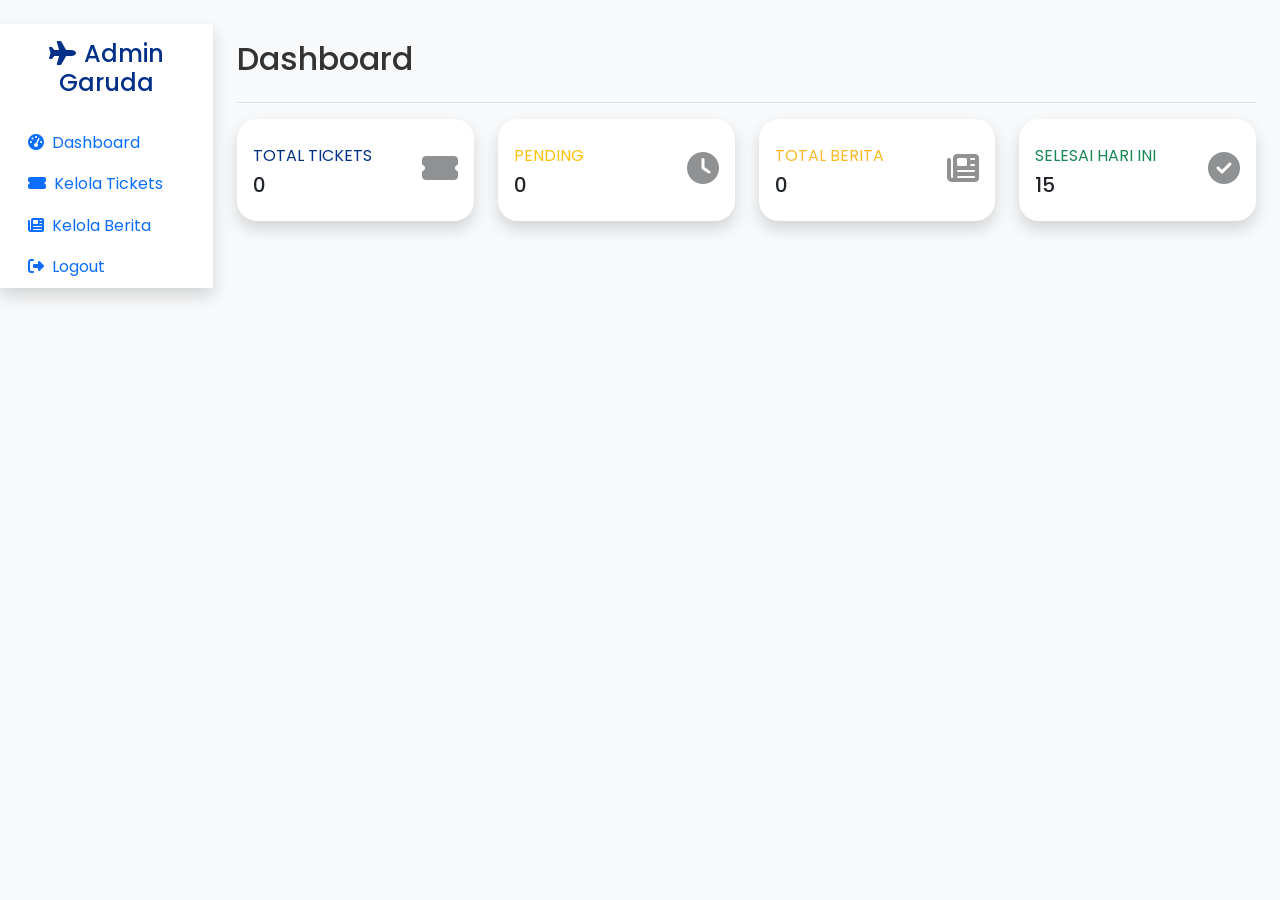
<file: admin.html>
<!DOCTYPE html>
<html lang="id">
<head>
  <meta charset="UTF-8">
  <meta name="viewport" content="width=device-width, initial-scale=1.0">
  <title>Admin Dashboard - Garuda Indonesia</title>
  <link href="https://cdn.jsdelivr.net/npm/bootstrap@5.3.3/dist/css/bootstrap.min.css" rel="stylesheet">
  <link href="https://cdnjs.cloudflare.com/ajax/libs/font-awesome/6.4.0/css/all.min.css" rel="stylesheet">
  <link href="https://fonts.googleapis.com/css2?family=Poppins:wght@300;400;500;600;700&display=swap" rel="stylesheet">
  <link rel="stylesheet" href="style.css">
</head>
<body class="bg-light">
  <div class="container-fluid py-4">
    <div class="row">
      <!-- Sidebar -->
      <nav id="sidebar" class="col-md-3 col-lg-2 d-md-block bg-white sidebar shadow">
        <div class="position-sticky pt-3">
          <h4 class="text-center mb-4 text-garuda-blue">
            <i class="fas fa-plane me-2"></i>Admin Garuda
          </h4>
          <ul class="nav flex-column">
            <li class="nav-item">
              <a class="nav-link active" href="#" onclick="showSection('dashboard')"><i class="fas fa-tachometer-alt me-2"></i>Dashboard</a>
            </li>
            <li class="nav-item">
              <a class="nav-link" href="#" onclick="showSection('tickets')"><i class="fas fa-ticket-alt me-2"></i>Kelola Tickets</a>
            </li>
            <li class="nav-item">
              <a class="nav-link" href="#" onclick="showSection('berita')"><i class="fas fa-newspaper me-2"></i>Kelola Berita</a>
            </li>
            <li class="nav-item">
              <a class="nav-link" href="#" onclick="logoutAdmin()"><i class="fas fa-sign-out-alt me-2"></i>Logout</a>
            </li>
          </ul>
        </div>
      </nav>

      <!-- Main Content -->
      <main class="col-md-9 ms-sm-auto col-lg-10 px-md-4">
        <div class="d-flex justify-content-between align-items-center pt-3 pb-3 mb-3 border-bottom">
          <h1 class="h2" id="pageTitle">Dashboard</h1>
        </div>

        <!-- Dashboard Stats -->
        <div id="dashboard" class="row mb-4">
          <div class="col-xl-3 col-md-6 mb-4">
            <div class="card border-start-garuda-blue shadow h-100 py-2">
              <div class="card-body">
                <div class="row align-items-center">
                  <div class="col">
                    <div class="text-xs font-weight-bold text-garuda-blue text-uppercase mb-1">Total Tickets</div>
                    <div class="h5 mb-0 font-weight-bold" id="totalTickets">0</div>
                  </div>
                  <div class="col-auto"><i class="fas fa-ticket-alt fa-2x opacity-50"></i></div>
                </div>
              </div>
            </div>
          </div>
          <div class="col-xl-3 col-md-6 mb-4">
            <div class="card border-start-warning shadow h-100 py-2">
              <div class="card-body">
                <div class="row align-items-center">
                  <div class="col">
                    <div class="text-xs font-weight-bold text-warning text-uppercase mb-1">Pending</div>
                    <div class="h5 mb-0 font-weight-bold" id="pendingTickets">0</div>
                  </div>
                  <div class="col-auto"><i class="fas fa-clock fa-2x opacity-50"></i></div>
                </div>
              </div>
            </div>
          </div>
          <div class="col-xl-3 col-md-6 mb-4">
            <div class="card border-start-garuda-orange shadow h-100 py-2">
              <div class="card-body">
                <div class="row align-items-center">
                  <div class="col">
                    <div class="text-xs font-weight-bold text-garuda-orange text-uppercase mb-1">Total Berita</div>
                    <div class="h5 mb-0 font-weight-bold" id="totalBerita">0</div>
                  </div>
                  <div class="col-auto"><i class="fas fa-newspaper fa-2x opacity-50"></i></div>
                </div>
              </div>
            </div>
          </div>
          <div class="col-xl-3 col-md-6 mb-4">
            <div class="card border-start-success shadow h-100 py-2">
              <div class="card-body">
                <div class="row align-items-center">
                  <div class="col">
                    <div class="text-xs font-weight-bold text-success text-uppercase mb-1">Selesai Hari Ini</div>
                    <div class="h5 mb-0 font-weight-bold">15</div>
                  </div>
                  <div class="col-auto"><i class="fas fa-check-circle fa-2x opacity-50"></i></div>
                </div>
              </div>
            </div>
          </div>
        </div>

        <!-- Tickets Management -->
        <div id="tickets" class="card mb-4 shadow" style="display:none;">
          <div class="card-header py-3 bg-garuda-blue text-white">
            <h6 class="m-0 font-weight-bold">Kelola Tickets Penumpang</h6>
          </div>
          <div class="card-body">
            <div class="table-responsive">
              <table class="table table-hover">
                <thead>
                  <tr><th>ID</th><th>Penumpang</th><th>HP</th><th>Masalah</th><th>Status</th><th>Tanggal</th><th>Action</th></tr>
                </thead>
                <tbody id="ticketTable"></tbody>
              </table>
            </div>
          </div>
        </div>

        <!-- Berita Management -->
        <div id="berita" class="card mb-4 shadow" style="display:none;">
          <div class="card-header py-3 d-flex justify-content-between bg-garuda-orange text-dark">
            <h6 class="m-0 font-weight-bold">Kelola Berita & Pengumuman</h6>
            <button class="btn btn-dark btn-sm" onclick="toggleBeritaForm()">
              <i class="fas fa-plus me-1"></i>Tambah Berita
            </button>
          </div>
          <div class="card-body">
            <form id="addBeritaForm" style="display:none;" class="mb-4 p-3 border rounded">
              <div class="row g-3">
                <div class="col-md-6">
                  <input type="text" class="form-control" name="title" placeholder="Judul Berita" required>
                </div>
                <div class="col-md-6">
                  <input type="date" class="form-control" name="date" required>
                </div>
                <div class="col-12">
                  <textarea class="form-control" name="excerpt" rows="2" placeholder="Excerpt singkat" required></textarea>
                </div>
                <div class="col-md-8">
                  <input type="url" class="form-control" name="img" placeholder="Image URL (optional)">
                </div>
                <div class="col-md-4">
                  <button type="submit" class="btn btn-success w-100">Simpan Berita</button>
                </div>
              </div>
            </form>
            <div class="table-responsive">
              <table class="table table-hover">
                <thead><tr><th>Judul</th><th>Tanggal</th><th>Action</th></tr></thead>
                <tbody id="beritaTable"></tbody>
              </table>
            </div>
          </div>
        </div>
      </main>
    </div>
  </div>

  <script src="https://cdn.jsdelivr.net/npm/bootstrap@5.3.3/dist/js/bootstrap.bundle.min.js"></script>
  <script src="script.js"></script>
  <script>
    // Form handlers
    document.getElementById('addBeritaForm').addEventListener('submit', (e) => {
      e.preventDefault();
      addBerita(e.target);
    });
  </script>
</body>
</html>
</file>
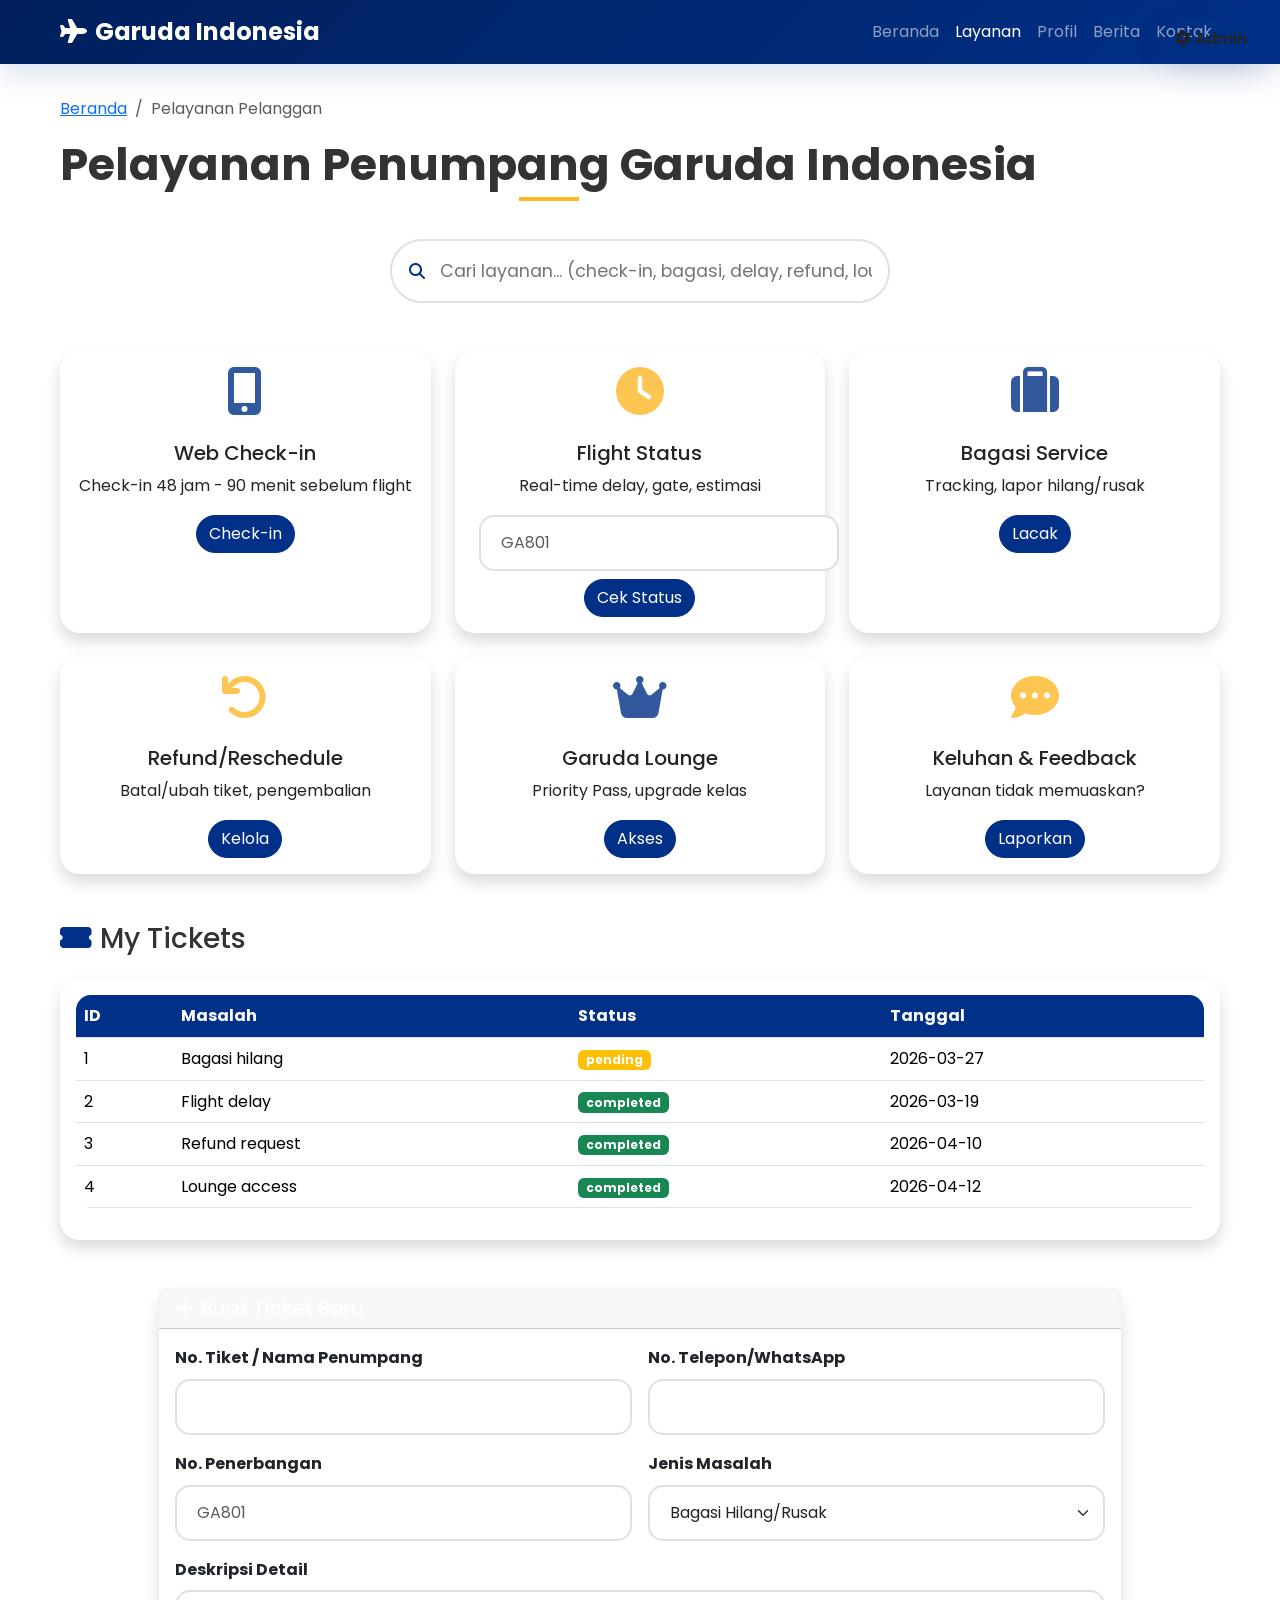
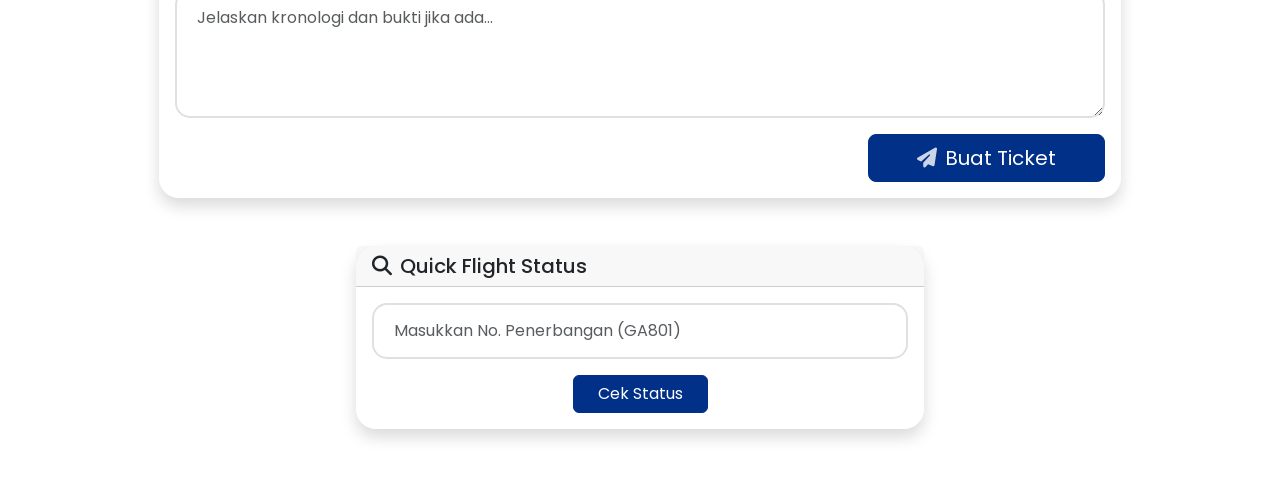
<file: pelayanan.html>
<!DOCTYPE html>
<html lang="id">
<head>
  <meta charset="UTF-8">
  <meta name="viewport" content="width=device-width, initial-scale=1.0">
  <title>Pelayanan Pelanggan - PT Garuda Indonesia</title>
  <link href="https://cdn.jsdelivr.net/npm/bootstrap@5.3.3/dist/css/bootstrap.min.css" rel="stylesheet">
  <link href="https://cdnjs.cloudflare.com/ajax/libs/font-awesome/6.4.0/css/all.min.css" rel="stylesheet">
  <link href="https://fonts.googleapis.com/css2?family=Poppins:wght@300;400;500;600;700&display=swap" rel="stylesheet">
  <link rel="stylesheet" href="style.css">
</head>
<body>
  <!-- Admin Toggle -->
  <a href="admin.html" class="btn admin-toggle position-fixed" style="top: 20px; right: 20px; z-index: 9999;">
    <i class="fas fa-cog"></i> Admin
  </a>

  <!-- Navbar -->
  <nav class="navbar navbar-expand-lg navbar-dark fixed-top">
    <div class="container">
      <a class="navbar-brand fw-bold fs-4" href="index.html">
        <i class="fas fa-plane me-2"></i>Garuda Indonesia
      </a>
      <button class="navbar-toggler" type="button" data-bs-toggle="collapse" data-bs-target="#navbarNav">
        <span class="navbar-toggler-icon"></span>
      </button>
      <div class="collapse navbar-collapse" id="navbarNav">
        <ul class="navbar-nav ms-auto">
          <li class="nav-item"><a class="nav-link" href="index.html">Beranda</a></li>
          <li class="nav-item"><a class="nav-link active" href="#layanan">Layanan</a></li>
          <li class="nav-item"><a class="nav-link" href="index.html#profil">Profil</a></li>
          <li class="nav-item"><a class="nav-link" href="index.html#berita">Berita</a></li>
          <li class="nav-item"><a class="nav-link" href="#kontak">Kontak</a></li>
        </ul>
      </div>
    </div>
  </nav>

  <main class="container my-5 pt-5">
    <nav aria-label="breadcrumb">
      <ol class="breadcrumb">
        <li class="breadcrumb-item"><a href="index.html">Beranda</a></li>
        <li class="breadcrumb-item active">Pelayanan Pelanggan</li>
      </ol>
    </nav>

    <h1 class="text-center mb-5 section-title">Pelayanan Penumpang Garuda Indonesia</h1>

    <!-- Search Layanan -->
    <div class="search-container mb-5">
      <input type="text" id="searchInput" placeholder="Cari layanan... (check-in, bagasi, delay, refund, lounge)">
      <i class="fas fa-search search-icon"></i>
    </div>

    <!-- Service Grid -->
    <div class="row g-4 mb-5" id="layananGrid">
      <div class="col-lg-4 col-md-6 service-item" data-kategori="checkin" data-keywords="check-in online boarding pass">
        <div class="card h-100 shadow hover-lift">
          <div class="card-body text-center">
            <div class="service-icon mb-4"><i class="fas fa-mobile-alt fa-3x text-garuda-blue"></i></div>
            <h5>Web Check-in</h5>
            <p>Check-in 48 jam - 90 menit sebelum flight</p>
            <button onclick="showCheckinForm()" class="btn btn-garuda-blue rounded-pill">Check-in</button>

          </div>
        </div>
      </div>
      <div class="col-lg-4 col-md-6 service-item" data-kategori="status" data-keywords="flight status delay jadwal">
        <div class="card h-100 shadow hover-lift">
          <div class="card-body text-center">
            <div class="service-icon mb-4"><i class="fas fa-clock fa-3x text-garuda-orange"></i></div>
            <h5>Flight Status</h5>
            <p>Real-time delay, gate, estimasi</p>
            <input type="text" id="statusFlightNo" placeholder="GA801" class="form-control mb-2 d-inline-block w-auto mx-2" style="width: 150px;">
            <button class="btn btn-garuda-blue rounded-pill" onclick="checkFlightStatus2()">Cek Status</button>


          </div>
        </div>
      </div>
      <div class="col-lg-4 col-md-6 service-item" data-kategori="bagasi" data-keywords="bagasi tracking hilang rusak">
        <div class="card h-100 shadow hover-lift">
          <div class="card-body text-center">
            <div class="service-icon mb-4"><i class="fas fa-suitcase fa-3x text-garuda-blue"></i></div>
            <h5>Bagasi Service</h5>
            <p>Tracking, lapor hilang/rusak</p>
            <button onclick="showBagasiForm()" class="btn btn-garuda-blue rounded-pill">Lacak</button>

          </div>
        </div>
      </div>
      <div class="col-lg-4 col-md-6 service-item" data-kategori="refund" data-keywords="refund cancel reschedule">
        <div class="card h-100 shadow hover-lift">
          <div class="card-body text-center">
            <div class="service-icon mb-4"><i class="fas fa-undo fa-3x text-garuda-orange"></i></div>
            <h5>Refund/Reschedule</h5>
            <p>Batal/ubah tiket, pengembalian</p>
            <button onclick="showRefundForm()" class="btn btn-garuda-blue rounded-pill">Kelola</button>

          </div>
        </div>
      </div>
      <div class="col-lg-4 col-md-6 service-item" data-kategori="lounge" data-keywords="lounge vip upgrade seat">
        <div class="card h-100 shadow hover-lift">
          <div class="card-body text-center">
            <div class="service-icon mb-4"><i class="fas fa-crown fa-3x text-garuda-blue"></i></div>
            <h5>Garuda Lounge</h5>
            <p>Priority Pass, upgrade kelas</p>
            <button onclick="showLoungeForm()" class="btn btn-garuda-blue rounded-pill">Akses</button>

          </div>
        </div>
      </div>
      <div class="col-lg-4 col-md-6 service-item" data-kategori="complaint" data-keywords="keluhan aduan feedback">
        <div class="card h-100 shadow hover-lift">
          <div class="card-body text-center">
            <div class="service-icon mb-4"><i class="fas fa-comment-dots fa-3x text-garuda-orange"></i></div>
            <h5>Keluhan & Feedback</h5>
            <p>Layanan tidak memuaskan?</p>
            <button onclick="showComplaintForm()" class="btn btn-garuda-blue rounded-pill">Laporkan</button>

          </div>
        </div>
      </div>
    </div>

    <!-- My Tickets -->
    <div class="row mb-5">
      <div class="col-12">
        <h3 class="mb-4"><i class="fas fa-ticket-alt me-2 text-garuda-blue"></i>My Tickets</h3>
        <div id="myTicketsList" class="card shadow">
          <div class="card-body">
            <div class="table-responsive">
              <table class="table">
                <thead><tr><th>ID</th><th>Masalah</th><th>Status</th><th>Tanggal</th></tr></thead>
                <tbody id="myTicketsTable"></tbody>
              </table>
            </div>
          </div>
        </div>
      </div>
    </div>

    <!-- Submit New Ticket -->
    <div id="ticketForm" class="row">
      <div class="col-lg-10 mx-auto">
        <div class="card shadow">
          <div class="card-header bg-garuda-blue text-white">
            <h5 class="mb-0"><i class="fas fa-plus me-2"></i>Buat Ticket Baru</h5>
          </div>
          <div class="card-body">
            <form id="newTicketForm">
              <div class="row g-3">
                <div class="col-md-6">
                  <label class="form-label fw-bold">No. Tiket / Nama Penumpang</label>
                  <input type="text" class="form-control" name="customer" required>
                </div>
                <div class="col-md-6">
                  <label class="form-label fw-bold">No. Telepon/WhatsApp</label>
                  <input type="tel" class="form-control" name="phone" required>
                </div>
                <div class="col-md-6">
                  <label class="form-label fw-bold">No. Penerbangan</label>
                  <input type="text" class="form-control" name="flightNo" placeholder="GA801">
                </div>
                <div class="col-md-6">
                  <label class="form-label fw-bold">Jenis Masalah</label>
                  <select class="form-select" name="issue">
                    <option>Bagasi Hilang/Rusak</option>
                    <option>Flight Delay/Cancel</option>
                    <option>Check-in Masalah</option>
                    <option>Refund/Reschedule</option>
                    <option>Upgrade/Lounge</option>
                    <option>Lainnya...</option>
                  </select>
                </div>
                <div class="col-12">
                  <label class="form-label fw-bold">Deskripsi Detail</label>
                  <textarea class="form-control" name="desc" rows="4" required placeholder="Jelaskan kronologi dan bukti jika ada..."></textarea>
                </div>
                <div class="col-12 text-end">
                  <button type="submit" class="btn btn-garuda-blue btn-lg px-5">
                    <i class="fas fa-paper-plane me-2"></i>Buat Ticket
                  </button>
                </div>
              </div>
            </form>
          </div>
        </div>
      </div>
    </div>

    <!-- Quick Status Check -->
    <div id="status" class="row mt-5">
      <div class="col-lg-6 mx-auto">
        <div class="card shadow">
          <div class="card-header bg-garuda-orange text-dark">
            <h5 class="mb-0"><i class="fas fa-search me-2"></i>Quick Flight Status</h5>
          </div>
          <div class="card-body text-center">
            <input type="text" id="flightNo" class="form-control mb-3" placeholder="Masukkan No. Penerbangan (GA801)">
            <button onclick="checkFlightStatus()" class="btn btn-garuda-blue px-4">Cek Status</button>
          </div>
        </div>
      </div>
    </div>
  </main>

  <script src="https://cdn.jsdelivr.net/npm/bootstrap@5.3.3/dist/js/bootstrap.bundle.min.js"></script>
  <script src="script.js"></script>
  <script src="service-functions.js"></script>
  <script>
    document.getElementById('newTicketForm').addEventListener('submit', (e) => {
      e.preventDefault();
      submitTicket(e.target);
    });
    initPelayananSearch();
    renderMyTickets();
  </script>

</body>
</html>
</file>
<file: style.css>
/* PT Garuda Airlines - Service Info System Styles */
/* Adapted from PT Telkom + Cafe Dorame - Garuda Theme: Blue #003087, Orange #FDB927 */

:root {
  --garuda-blue: #003087;
  --garuda-orange: #FDB927;
  --garuda-dark: #001F5B;
  --garuda-light: #F0F4F8;
  --shadow: 0 10px 30px rgba(0,48,135,0.15);
}

* { margin: 0; padding: 0; box-sizing: border-box; }

body {
  font-family: 'Poppins', sans-serif;
  line-height: 1.6;
  color: #333;
}

.container { max-width: 1200px; margin: 0 auto; padding: 0 20px; }

section { padding: 5rem 0; }

/* Navbar */
.navbar { background: linear-gradient(135deg, var(--garuda-dark), var(--garuda-blue)); box-shadow: var(--shadow); }

.navbar-brand { font-weight: 700 !important; }

/* Hero */
.hero {
  background: linear-gradient(rgba(0,48,135,0.9), rgba(0,0,0,0.7)), 
              url('https://images.unsplash.com/photo-1506905925346-21bda4d32df4?ixlib=rb-4.0.3&auto=format&fit=crop&w=2070&q=80') center/cover;
  min-height: 100vh;
  display: flex;
  align-items: center;
  margin-top: 76px;
}

.bumn-badge { color: var(--garuda-orange); font-weight: 700; }

/* Cards & Buttons */
.btn-garuda-blue { background: var(--garuda-blue); border-color: var(--garuda-blue); color: white; }
.btn-garuda-blue:hover { background: var(--garuda-dark); transform: translateY(-2px); }
.btn-outline-garuda-blue { color: var(--garuda-blue); border-color: var(--garuda-blue); }
.btn-outline-garuda-blue:hover { background: var(--garuda-blue); color: white; }

.btn-garuda-orange { background: var(--garuda-orange); border-color: var(--garuda-orange); color: var(--garuda-dark); }
.btn-garuda-orange:hover { background: #e6a700; transform: translateY(-2px); }
.btn-outline-garuda-orange { color: var(--garuda-orange); border-color: var(--garuda-orange); }
.btn-outline-garuda-orange:hover { background: var(--garuda-orange); color: var(--garuda-dark); }

.card { border: none; border-radius: 20px; transition: all 0.3s; box-shadow: var(--shadow); }
.card:hover { transform: translateY(-10px); box-shadow: 0 20px 40px rgba(0,48,135,0.2); }
.hover-lift:hover { transform: translateY(-5px); }

.text-garuda-blue { color: var(--garuda-blue) !important; }
.text-garuda-orange { color: var(--garuda-orange) !important; }

.service-icon i { color: var(--garuda-blue); font-size: 3rem; opacity: 0.8; }

/* Sections */
.section-title { 
  font-size: 2.8rem; 
  font-weight: 700; 
  position: relative; 
  display: inline-block; 
}
.section-title::after { 
  content: ''; 
  position: absolute; 
  bottom: -10px; 
  left: 50%; 
  transform: translateX(-50%); 
  width: 60px; 
  height: 4px; 
  background: var(--garuda-orange); 
}

.search-container {
  position: relative;
  max-width: 500px;
  margin: 0 auto;
}
.search-container input {
  width: 100%;
  padding: 1rem 1rem 1rem 3rem;
  border: 2px solid #e0e0e0;
  border-radius: 50px;
  font-size: 1.1rem;
}
.search-icon {
  position: absolute;
  left: 1.2rem;
  top: 50%;
  transform: translateY(-50%);
  color: var(--garuda-blue);
}

/* Stats Cards */
.card-body i { opacity: 0.8; transition: 0.3s; }
.card:hover .card-body i { transform: scale(1.1); opacity: 1; }

/* Forms */
.form-control, .form-select {
  border-radius: 15px;
  border: 2px solid #e0e0e0;
  padding: 0.875rem 1.25rem;
  transition: all 0.3s;
}
.form-control:focus, .form-select:focus {
  border-color: var(--garuda-blue);
  box-shadow: 0 0 0 0.2rem rgba(0,48,135,0.15);
}

/* Footer */
footer { background: var(--garuda-dark); }

/* Animations */
@keyframes fadeInUp {
  from { opacity: 0; transform: translateY(30px); }
  to { opacity: 1; transform: translateY(0); }
}
.card { animation: fadeInUp 0.6s ease forwards; }

/* Responsive */
@media (max-width: 768px) {
  .hero { margin-top: 70px; min-height: 80vh; }
  .section-title { font-size: 2rem; }
  .display-4 { font-size: 2.5rem; }
}

/* Service Items Search */
.service-item {
  transition: all 0.3s;
}
.service-item.hidden {
  display: none;
}

/* Admin Toggle */
.admin-toggle {
  border-radius: 50px !important;
  font-weight: 600;
  box-shadow: var(--shadow);
}
.admin-toggle:hover { transform: scale(1.05); }

/* Tables */
.table { border-radius: 15px; overflow: hidden; }
.table thead th { background: var(--garuda-blue); color: white; }
.table-hover tbody tr:hover { background: rgba(0,48,135,0.05); }
</file>
